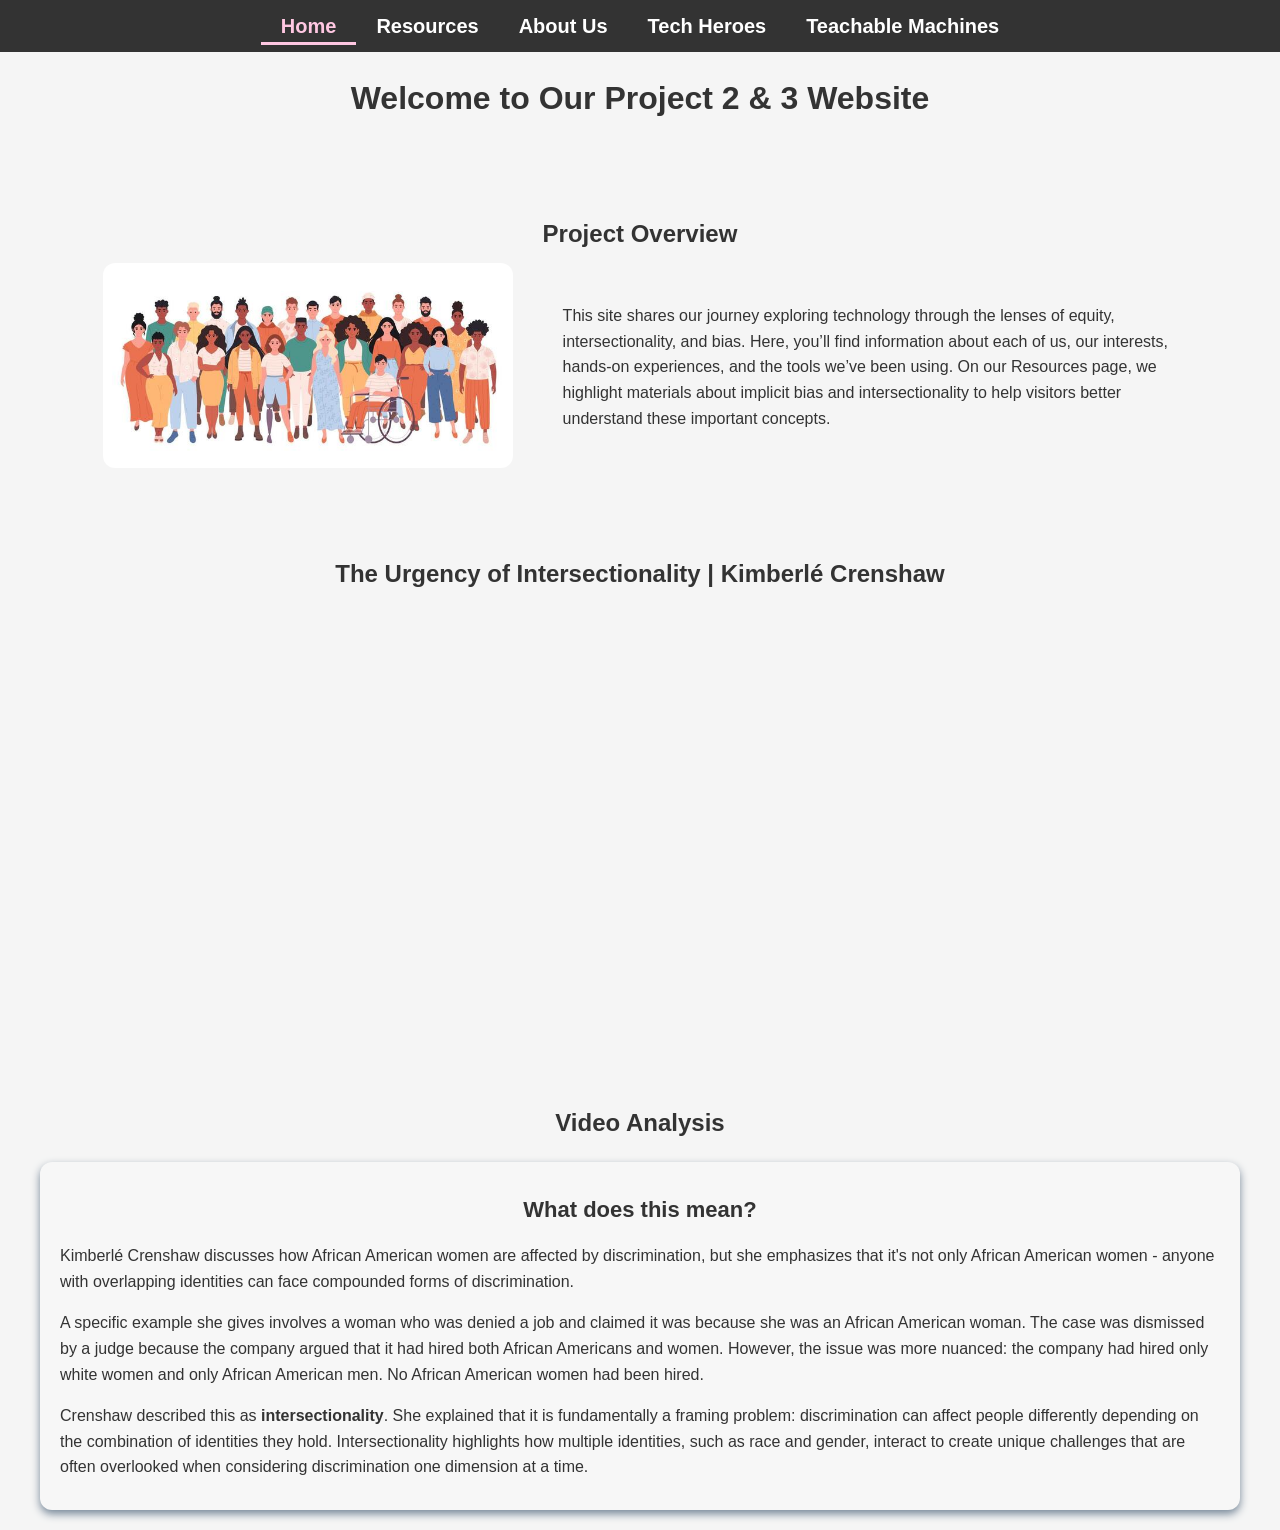
<file: index.html>
<!DOCTYPE html>
<html lang="en">
<head>
    <meta charset="UTF-8">
    <meta name="viewport" content="width=device-width, initial-scale=1.0">
    <title>Home - Project 2 & 3</title>
    <link rel="stylesheet" href="styles.css">
</head>
<body>

    <!-- Nav Bar -->
    <nav>
        <ul class="navbar">
            <li><a href="index.html" class="active">Home</a></li>
            <li><a href="resources.html">Resources</a></li>
            <li><a href="aboutme.html">About Us</a></li>
            <li><a href="techHero.html">Tech Heroes</a></li>
            <li><a href="teachableMachine.html">Teachable Machines</a></li>
        </ul>
    </nav>

    <!-- Welcome Section -->
    <header class="home-header">
        <h1>Welcome to Our Project 2 & 3 Website</h1>
    </header>

    <!-- Project Overview -->
    <section id="project-overview">
        <h2 class="overview-heading">Project Overview</h2>
        <div class="overview-container">
            <div class="overview-image">
                <img src="indexImage.jpg" alt="Diverse people vector art">
            </div>
            <div class="overview-text">
                <p>
                    This site shares our journey exploring technology through the lenses of equity, intersectionality, and bias. Here, you’ll find information about each of us, our interests, hands-on experiences, and the tools we’ve been using. On our Resources page, we highlight materials about implicit bias and intersectionality to help visitors better understand these important concepts.
                </p>

                <!-- Remove buttons as stated in feedback 
                <div class="">
                    <a href="resources.html" class="btn">Resources</a>
                    <a href="aboutme.html" class="btn">About Us</a>
                </div>
                --> 
            </div>
        </div>
    </section>

    <h2>The Urgency of Intersectionality | Kimberlé Crenshaw </h2>
    
<!-- video -->
    <div class="video-container"> 
        <iframe 
            src="https://www.youtube.com/embed/akOe5-UsQ2o"
            title="The Urgency of Intersectionality Video by Kimberlé Crenshaw"
            frameborder="0"
            allow="accelerometer; autoplay; clipboard-write; encrypted-media; gyroscope; picture-in-picture; web-share"
            allowfullscreen>
        </iframe>
    </div>

   
    <!---- Video analysis ----> 
    <!-- as suggested from feedback-->
    <section class="key-terms analysis-section">
        <h2 class="overview-heading">Video Analysis</h2>
        <div class="cards-container">
            <div class="card">
                
                <h3> What does this mean? </h3>
                <p> 
                    Kimberlé Crenshaw discusses how African American women are affected by discrimination, but she emphasizes that it's not only African American women - anyone with overlapping identities can face compounded forms of discrimination.
                </p>

                <p>
                    A specific example she gives involves a woman who was denied a job and claimed it was because she was an African American woman. The case was dismissed by a judge because the company argued that it had hired both African Americans and women. However, the issue was more nuanced: the company had hired only white women and only African American men. No African American women had been hired.
                </p>
                
                <p>
                    Crenshaw described this as <span class="key-term"><strong>intersectionality</strong></span>. She explained that it is fundamentally a framing problem: discrimination can affect people differently depending on the combination of identities they hold. Intersectionality highlights how multiple identities, such as race and gender, interact to create unique challenges that are often overlooked when considering discrimination one dimension at a time.
                </p>

            </div>
    </section>

    <!-- this was removed as stated in the feedback 
    <section id="team">
        <h2 class="overview-heading">Meet the Group</h2>
        <div class="team-cards">
            
            <div class="team-card">
                <img src="EmiliaImage.JPG" alt="Photo of Emilia" class="team-photo">
                <h3>Emilia</h3>
                <p>
                    I am a senior studying Information Science and Digital Studies. I have an interest in UX/UI Design and application development. In tech, one of my favorite things would have to be AI. I enjoy learning how we can use AI as a tool and also how models are developed. I took LIS 500 so I can better understand how topics such as race and gender are represented, which I believe is a crucial part of the development process.
                </p>
            </div>
            
            <div class="team-card">
                <img src="ChristianImage.jpeg" alt="Photo of Christian" class="team-photo">
                <h3>Christian</h3>
                <p>
                    I am a senior studying Information Science and Economics with a certificate in Business Spanish. I am interested in pursuing a career in analytics. When I think about technology, one of my favorite things I enjoy learning more about is virtual reality. The reason I chose to take LIS 500 was because I wanted to learn more about the relationship between humans and technology have in relation to race, class, and gender.
                </p>
            </div>
          
            <div class="team-card">
                <img src="SreejaImage.jpg" alt="Sreeja photo" class="team-photo">
                <h3>Sreeja</h3> 
            </div>
        --> 
        </div>
    </section>

    
    

</body>
</html>
</file>
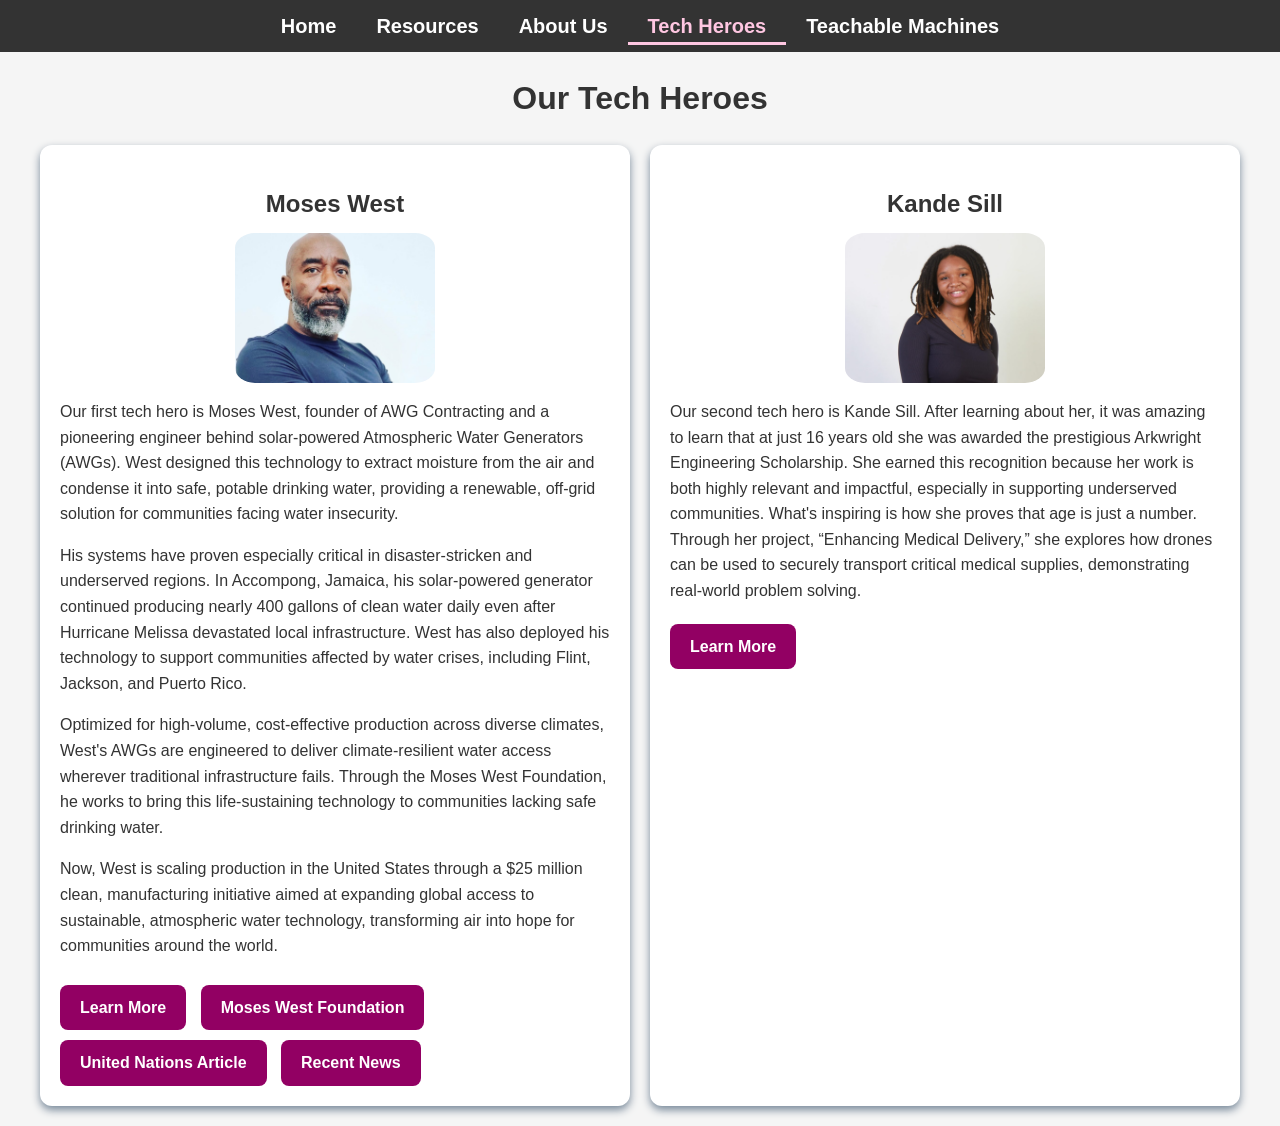
<file: techHero.html>
<!DOCTYPE html>
<html lang="en">
<head>
    <meta charset="UTF-8">
    <title>Tech Heroes</title>
    <link rel="stylesheet" href="styles.css">
</head>
<body>

    <!-- Nav -->
    <nav>
        <ul class="navbar">
            <li><a href="index.html">Home</a></li>
            <li><a href="resources.html">Resources</a></li>
            <li><a href="aboutme.html">About Us</a></li>
            <li><a href="techheroes.html" class="active">Tech Heroes</a></li>
            <li><a href="teachableMachine.html">Teachable Machines</a></li>
        </ul>
    </nav>

    <main>
        <header>
            <h1>Our Tech Heroes</h1>
        </header>

        <section class="cards-container">

            <!-- Emilia's Tech Hero -->
            <div class="team-card left-align">
                <h2>Moses West</h2>
                <img src="mWest.jpg" alt="Moses West" class="hero-image center-image">
                <p>
                    Our first tech hero is Moses West, founder of AWG Contracting and a pioneering engineer behind solar-powered Atmospheric Water Generators (AWGs). West designed this technology to extract moisture from the air and condense it into safe, potable drinking water, providing a renewable, off-grid solution for communities facing water insecurity.
                </p>
                <p> 
                    His systems have proven especially critical in disaster-stricken and underserved regions. In Accompong, Jamaica, his solar-powered generator continued producing nearly 400 gallons of clean water daily even after Hurricane Melissa devastated local infrastructure. West has also deployed his technology to support communities affected by water crises, including Flint, Jackson, and Puerto Rico.
                </p>

                <p> 
                    Optimized for high-volume, cost-effective production across diverse climates, West's AWGs are engineered to deliver climate-resilient water access wherever traditional infrastructure fails. Through the Moses West Foundation, he works to bring this life-sustaining technology to communities lacking safe drinking water.
                </p>

                <p> 
                    Now, West is scaling production in the United States through a $25 million clean, manufacturing initiative aimed at expanding global access to sustainable, atmospheric water technology, transforming air into hope for communities around the world.
                </p>
                

                </p>

                 <!-- Moses West About -->
                <a href="https://peopleofcolorintech.com/articles/this-engineers-solar-tech-has-kept-clean-water-flowing-after-hurricane-melissa/" target="_blank" class="btn">Learn More</a>

                <!-- Moses West Foundation -->
                <a href="https://moseswestfoundation.org/" target="_blank" class="btn">Moses West Foundation</a>

                <!-- Moses West United nations SDG's-->
                <a href="https://sdgs.un.org/partnerships/global-access-clean-drinking-water-and-sustainable-food-solutions#targets-tab" target="_blank" class="btn">United Nations Article</a>

                <!-- Moses West WGN In the news-->
                <a href="https://wgntv.com/video/wgn-people-to-people-moses-west/11547446/" target="_blank" class="btn">Recent News</a>
            </div>

            <!-- Christian's Tech Hero -->
            <div class="team-card left-align">
                <h2>Kande Sill</h2>
                <img src="kandesill.jpg" alt="Kande Sill" class="hero-image center-image">
                <p>
                    Our second tech hero is Kande Sill. After learning about her, it was amazing to learn that at just 16 years old she was awarded the prestigious Arkwright Engineering Scholarship. She earned this recognition because her work is both highly relevant and impactful, especially in supporting underserved communities. What's inspiring is how she proves that age is just a number. Through her project, “Enhancing Medical Delivery,” she explores how drones can be used to securely transport critical medical supplies, demonstrating real-world problem solving.
                </p>
                <a href="https://peopleofcolorintech.com/articles/teen-wins-top-uk-scholarship-for-innovative-medical-drone-design/" target="_blank" class="btn">Learn More</a>
            </div>

        </section>

    </main>

</body>
</html>
</file>
<file: styles.css>
/* feel free to change anythhing */ 
/* the light pinkt text ( #FFC7E2 ) and gray background ( #333 ) pass AA and AAA accessability checker */ 


body {
    margin: 0;
    font-family: 'Gill Sans', 'Gill Sans MT', Calibri, 'Trebuchet MS', sans-serif;
    line-height: 1.6;
    color: #333; /* dark gray */ 
    background-color: #f5f5f5; /* white cream color */ 
}

h1, h2, h3 {
    text-align: center;
    margin-bottom: 10px;
}

p {
    margin-bottom: 10px;
}

/* Navbar */
nav {
    background-color: #333; /* dark gray */ 
    position: sticky; /* stay at top */ 
    top: 0;
    width: 100%;
    z-index: 100;
}

.navbar {
    list-style: none;
    display: flex;
    justify-content: center;
    margin: 0;
    padding: 10px 0;
}

.navbar li a {
    color: #fff; /* white */ 
    padding: 10px 20px;
    text-decoration: none; /* no underline*/ 
    font-weight: bold;
    font-size: 20px;
    transition: color 0.2s;
}

.navbar li a:hover {
    color: #FFC7E2; /* light ppink*/ 
}

.navbar li a.active {
    color: #FFC7E2;  /* light pink */
    border-bottom: 3px solid #FFC7E2;
    padding-bottom: 5px;
}

/* Buttons */
.btn {
    display: inline-block;
    padding: 10px 20px;
    margin: 10px 10px 0 0;
    background-color: rgb(146, 0, 99); /* dark pink*/ 
    color: #fff;
    border-radius: 8px;
    font-weight: bold;
    text-decoration: none;
    transition: background 0.2s; 

}

.btn:hover {
    background-color: rgb(221, 0, 118); /* darker pink from regular button color */ 
}

/* Sections */
.profile, .interests, .techHeroSection, /* some of these were removed with feedback changes */ 
.christian-profile, .ChristiansInterests, .christianTechHeroSection {
    background-color: #FFC7E2; /* light pink*/ 
    max-width: 900px;
    margin: 20px auto;
    padding: 20px;
    border-radius: 12px;
}

.christian-profile, .ChristiansInterests, .christianTechHeroSection {
    background-color: #3498db;
    color: #fff;
}

/* Tech Hero Layout */
.tech-hero {
    display: flex;
    gap: 20px;
    align-items: flex-start;
}

.hero-image {
    width: 250px;
    border-radius: 8px;
}

.hero-text {
    flex: 1;
}

/* Cards for Index and Resources */ /* as recoommended in P2 Comment feedback */ 
/* each person has same style */ 
.team-cards, .cards-container {
    display: flex;
    flex-wrap: wrap;
    gap: 20px;
    justify-content: center;
    margin: 20px auto;
    max-width: 1200px;
}


.team-card, .card {
    background-color: white;
    border-radius: 12px;
    padding: 20px;
    flex: 1 1 280px;
    box-shadow: 0 4px 8px lightslategray; 
    text-align: center;
}

.team-card img {
    width: 200px; /* feed free to change */ 
    height: 150px;
    object-fit: cover;
    border-radius: 10%; /* higiher % is more round, change if wanted */ /* arund 50% is circle*/ 
    margin-bottom: 15px;
}

.resource-image {
    width: 80%;
    max-width: 600px;
    display: block;
    margin: 20px auto;
    border-radius: 12px;
}


/* Project Overview - at top - on index */
/* image left and texr right */ 
#project-overview {
    padding: 60px 10%;
}


.overview-container {
    display: flex;
    align-items: center;
    justify-content: center;
    gap: 50px;
}

.overview-image {
    flex: 0 0 40%;
}

.overview-image img {
    width: 100%;
    border-radius: 12px;
}

.overview-text {
    flex: 0 0 60%;
}

.overview-text p {
    text-align: left;
    margin-bottom: 20px;
}

/*Responsive */
@media (max-width: 760px) {
    .tech-hero, .overview-container {
        flex-direction: column;
        align-items: center;
        text-align: center;
    }

    .hero-image {
        width: 80%;
    }
}

/* Left-align text inside cards */
.team-card.left-align,
.team-card.left-align p,
.team-card.left-align h3,
.team-card.left-align ul,
.team-card.left-align li {
    text-align: left;
}

/* Center images inside cards */
.center-image {
    display: block;
    margin: 0 auto 15px auto; 
    border-radius: 12px;
}

.hero-image {
    width: 80%;
    max-width: 400px;
}

/* Card Images */
.card-image {
    display: block;
    margin: 0 auto 10px auto; 
    max-width: 100%;
    height: 200px;
    border-radius: 8px;
}

/* Cards container for grid layout */
.cards-container {
    display: flex;
    flex-wrap: wrap;
    gap: 20px;
    justify-content: center;
}

/* Individual card styling */
.card {
    background-color: #f7f7f7;
    padding: 20px;
    border-radius: 12px;
    box-shadow: 0 4px 8px lightslategray;
    text-align: center;
}

/* split layout card */
.card.split {
    display: flex;
    gap: 30px;
    align-items: stretch;
}

/* left text side */
.card-text {
    flex: 1;
}

/* right image side */
.card-media {
    flex: 1;
    display: flex;
    justify-content: center; 
    align-items: center;
}

.card-media img {
    width: 100%;
    max-width: 600px;
    height: auto;
    border-radius: 10px;
}

/* mobile adjust */
@media (max-width: 760px) {
    .card.split {
        flex-direction: column;
    }

    .card-media {
        justify-content: center;
    }
}

/* Headings inside cards */
.card h3, .card a {
    margin-top: 10px;
    margin-bottom: 10px;
    text-decoration: none; /* get rid of underline*/ 
    font-size: 22px;
    font-weight: bold;
}

.card a:hover {
    color: rgb(221, 0, 118); 
}

.h2Text p {
    text-align: left;
    margin-left: 15%;
    margin-right: 15%;
}

.team-card a,
.card a {
    color: rgb(165, 0, 113) ; /* darak pink*/ 
    transition: color 0.3s ease;
}


.team-card a.btn,
.card a.btn {
    color: white;             
}

.team-card a.btn:hover,
.card a.btn:hover {
    color: white;             
}

.team-card a.btn:active,
.card a.btn:active {
    color: white;            
}

/* center p text in analysis on resources page */ 
.analysis-section p {
    text-align: left;
}


.resource-card {
    cursor: pointer;
    transition: transform 0.2s ease, box-shadow 0.2s ease;
}

.resource-card:hover {
    transform: translateY(-6px);
    box-shadow: 0 8px 16px rgba(0, 0, 0, 0.2);
}

/* Video styles - video on index page */ 
.video-section {
    text-align: center;
    padding: 60px 10%;
    background-color: #ffffff;
}

.video-container {
    display: flex;
    justify-content: center;
    margin: 30px 0;
}

.video-container iframe {
    width: 80%;
    max-width: 800px;
    height: 450px;
    border-radius: 12px;
}

.video-description {
    max-width: 800px;
    margin: 0 auto;
    text-align: left;
}

/* TM Process Image */
.process-image img {
    width: 1000px; 
    height: auto;
}

.reflection-image {
    width: 400px;
    height: auto;
    display: block;
    margin:  auto;
}

.card.split {
    display: flex;
    gap: 30px;
    align-items: flex-start;
}

.card-media.stack-right {
    display: flex;
    flex-direction: column;
    align-items: flex-end;
    gap: 12px;
}

.reflection-image {
    width: 200px;
    height: auto;
    border-radius: 10px;
}
/* video */ 
.model-wrapper {
    display: flex;
    flex-direction: column;
    align-items: center;
    justify-content: center;
    margin-top: 20px;
    width: 100%;
}

#webcam-container {
    display: flex;
    justify-content: center;
}

#label-container {
    text-align: center;
    margin-top: 10px;
    font-size: 20px;
    font-weight: bold;
}

/* button for start model on Model page*/ 
.button-wrapper {
    display: flex;
    justify-content: center;
    margin-top: 20px;
    margin-bottom: 20px;
    
}
</file>
